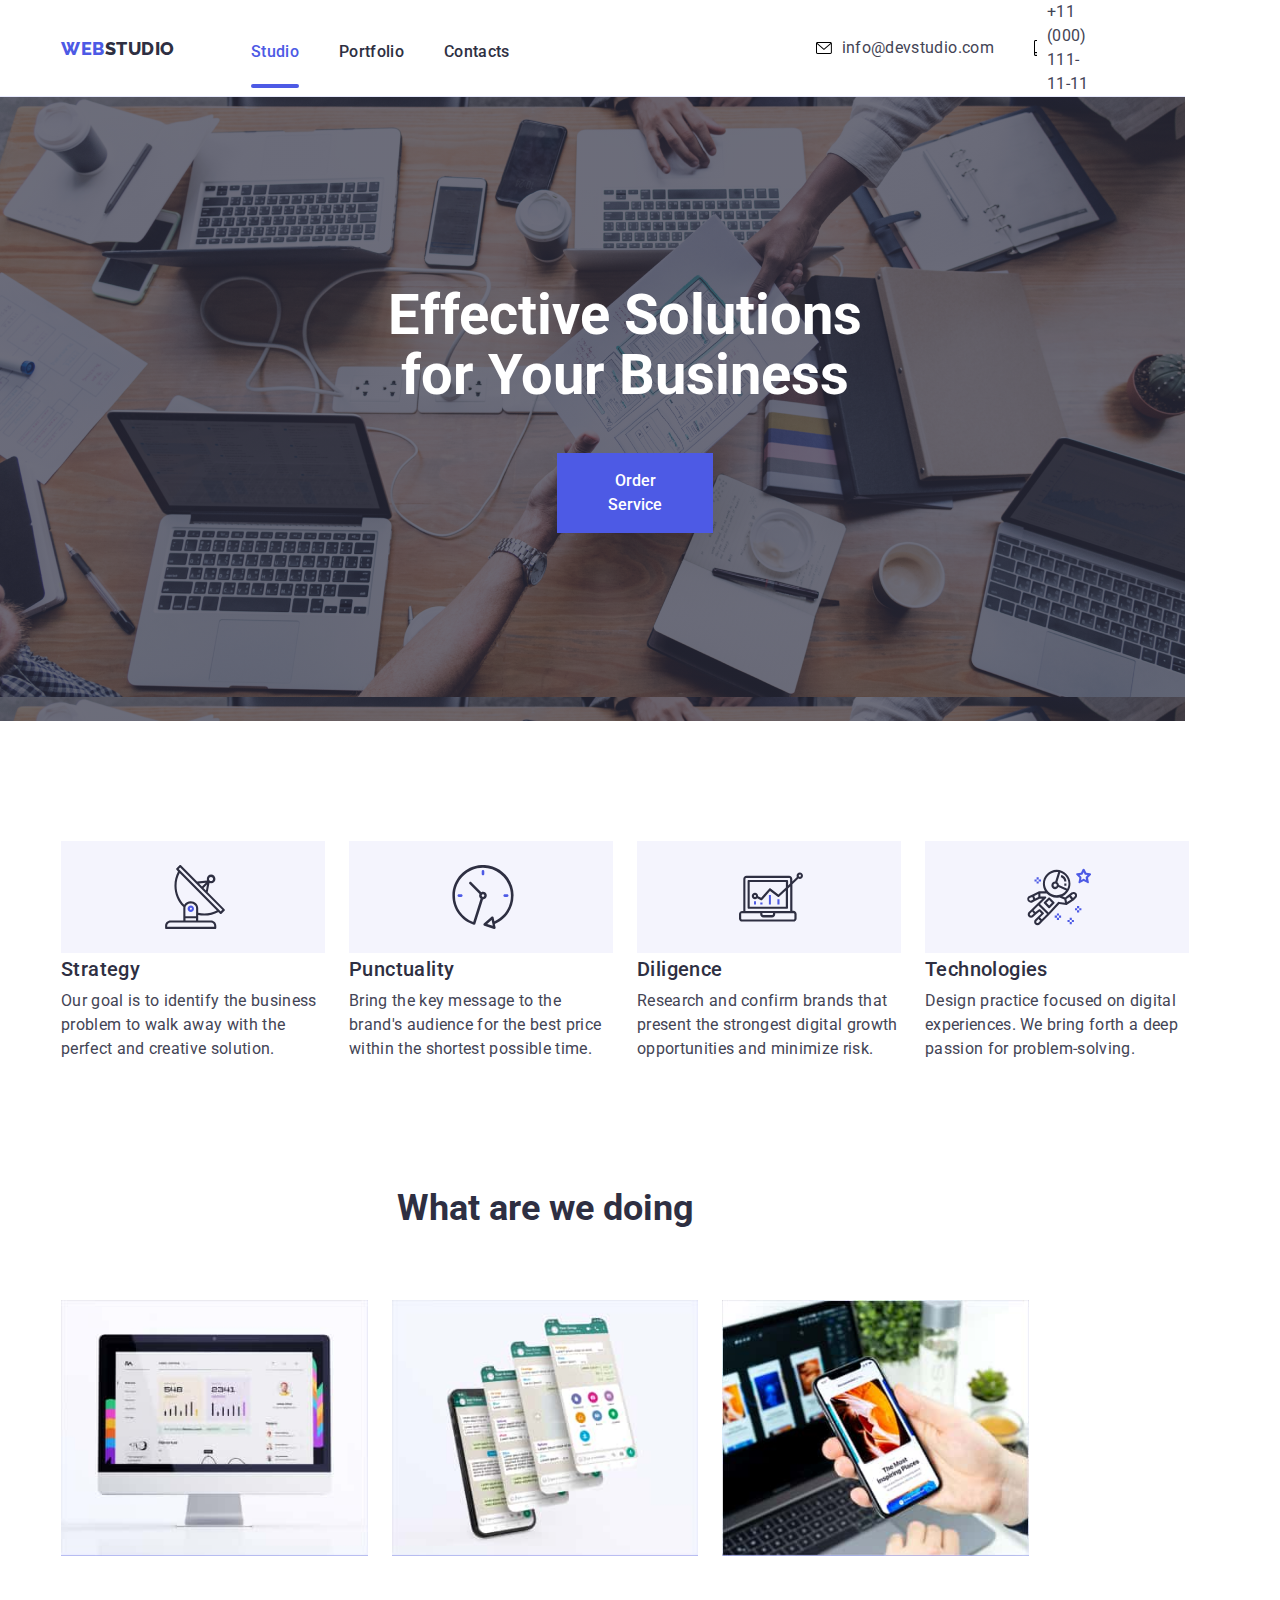
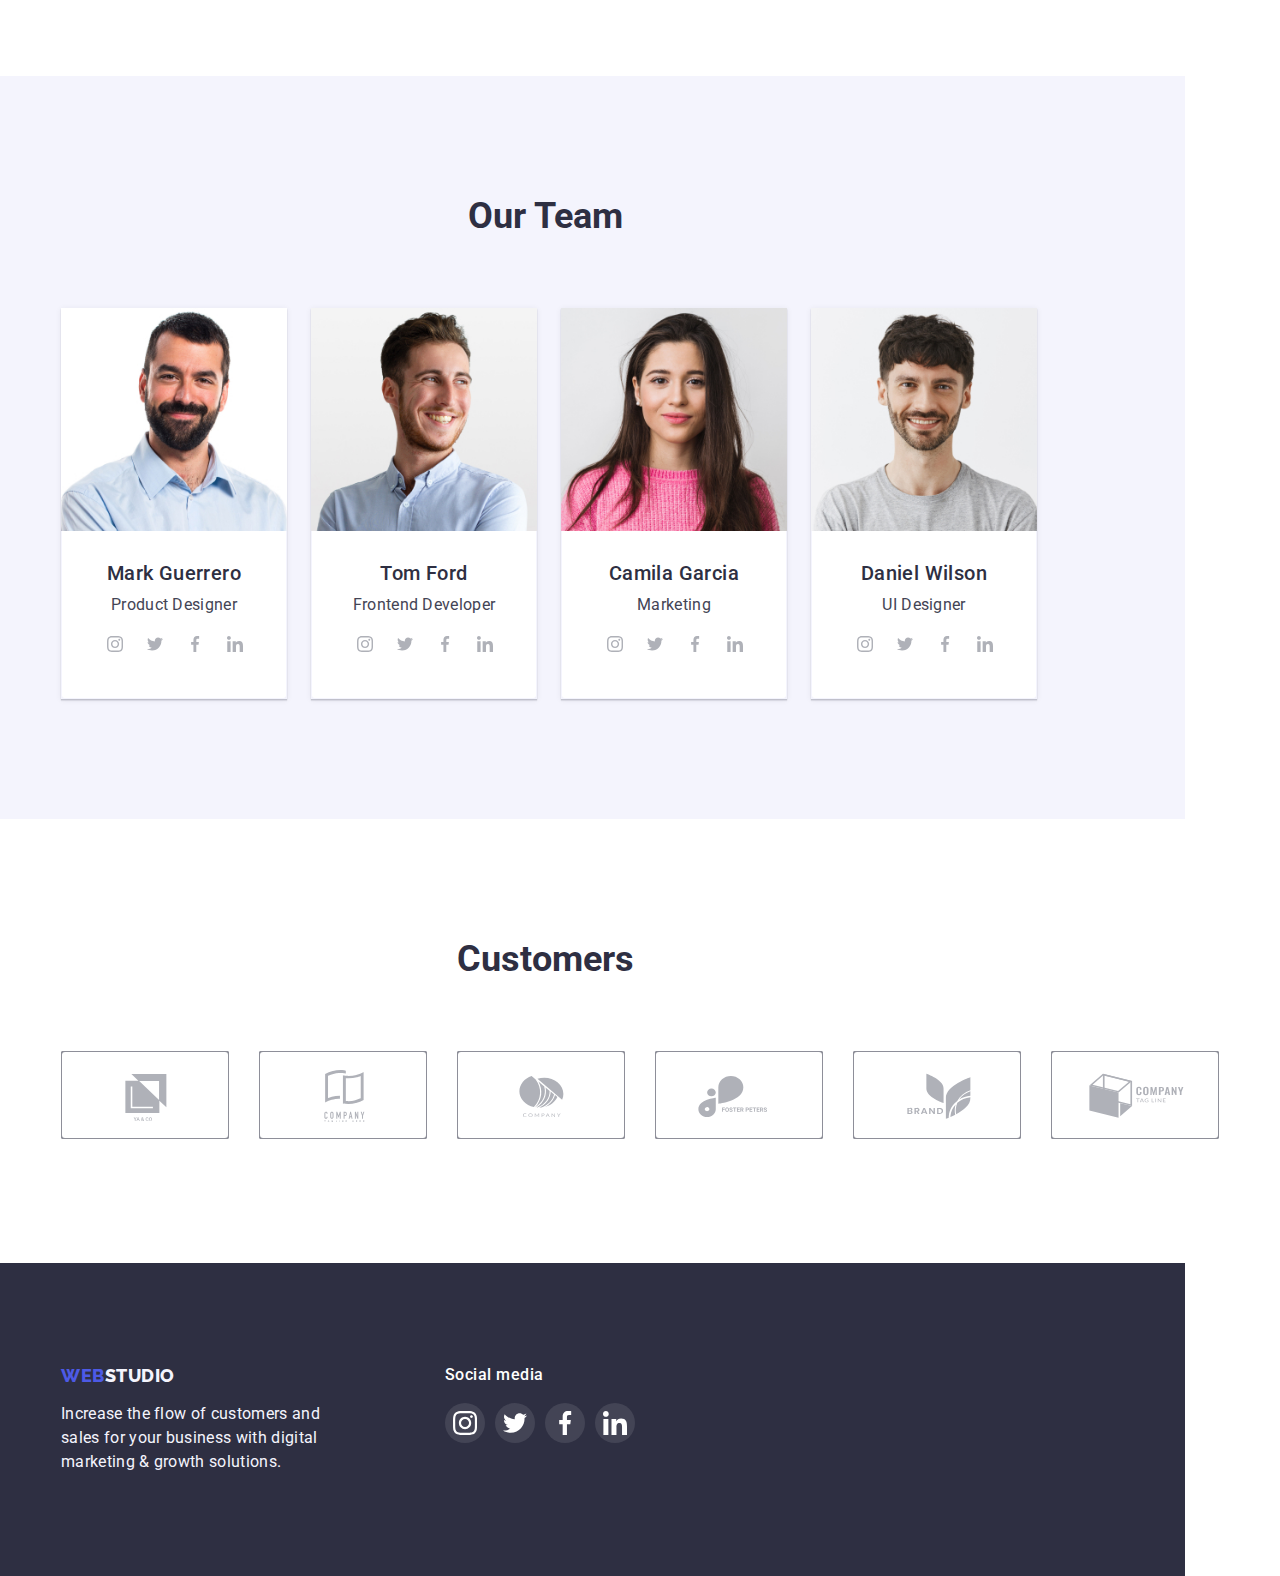
<file: index.html>
<!DOCTYPE html>
<html lang="en">
	<head>
		<meta charset="utf-8">
		<meta name="viewport" content="width=device-width, initial-scale=1.0">
		<title>WebStudio</title>
		<link rel="preconnect" href="https://fonts.gstatic.com">
		<link rel="preconnect" href="https://fonts.googleapis.com">
		<link rel="preconnect" href="https://fonts.gstatic.com" crossorigin>
		<link href="https://fonts.googleapis.com/css2?family=Raleway:wght@700&family=Roboto:wght@400;500;700;900&display=swap" rel="stylesheet">
		<link rel="stylesheet" href="https://cdnjs.cloudflare.com/ajax/libs/modern-normalize/1.0.0/modern-normalize.min.css">
		<link rel="stylesheet" href="./CSS/styling.css"/>
	</head>
	<body class="body-webstudio">
		<header class="navigation-address container">
			<a class="logo" href="https://www.figma.com/file/B1m2uk25m1eAgroESAuM2g/Web-Studio-(Version-3.0)?type=design&node-id=296711-361&mode=design&t=uifqZGDZy3SK6BkO-0"><span class="logo-web">WEB</span><span class="logo-studio-header">STUDIO</span></a>
			<nav class="navigatoion-menu"> <!-- navigatoion-menu -->
				<ul class="navigation-pages">
					<li><a href="index.html" class="nav-link current">Studio</a></li>
					<li><a href="portfolio.html" class="nav-link" id="curret">Portfolio</a></li>
					<li><a href="https://www.google.com/" class="nav-link">Contacts</a></li>
				</ul>
			</nav>
			<ul class="header-address"> <!-- header address -->
				<li class="email">
					<svg width="16" height="12">
						<use href="./images/icons.svg#icon-envelope" width="16" height="12"></use>
					</svg>
					<p>info@devstudio.com</p>
				</li>
				<li class="phone">
					<svg width="10" height="16">
						<use href="./images/icons.svg#icon-smartphone" width="10" height="16"></use>
					</svg>
					<p>+11 (000) 111-11-11</p>
				</li>

			</ul>
		</header>
		<main class="main-webstudio">
			<section class="heading container">
				<h1 class="first-header">Effective Solutions for Your Business</h1>
				<button class="order-service-button" data-modal-open>Order Service</button>
			</section>
			<section class="advantages container">
				<ul class="cards-description">
					<li class="description">
						<div class="card-description-studio">
							<svg width="264" height="112">
								<rect width="264" height="112"  fill="#F4F4FD"/>
								<use href="./images/icons.svg#icon-antenna" width="64" height="64" x="102" y="24"></use>
							</svg>
							<h3>Strategy</h3>
							<h4>Our goal is to identify the business problem to walk away with the perfect and creative solution.</h4>
						</div>
					</li>
					<li class="description">
						<div class="card-description-studio">
							<svg width="264" height="112">
								<rect width="264" height="112" fill="#F4F4FD"/>
								<use href="./images/icons.svg#icon-clock" width="64" height="64" x="102" y="24"></use>
							</svg>
							<h3>Punctuality</h3>
							<h4>Bring the key message to the brand's audience for the best price within the shortest possible time.</h4>
						</div>
					</li>
					<li class="description">
						<div class="card-description-studio">
							<svg width="264" height="112">
								<rect width="264" height="112" fill="#F4F4FD"/>
								<use href="./images/icons.svg#icon-comp" width="64" height="64" x="102" y="24"></use>
							</svg>
							<h3>Diligence</h3>
							<h4>Research and confirm brands that present the strongest digital growth opportunities and minimize risk.</h4>
						</div>
					</li>
					<li class="description">
						<div class="card-description-studio">
							<svg width="264" height="112">
								<rect width="264" height="112" fill="#F4F4FD"/>
								<use href="./images/icons.svg#icon-astronaut" width="64" height="64" x="102" y="24"></use>
							</svg>
							<h3>Technologies</h3>
							<h4>Design practice focused on digital experiences. We bring forth a deep passion for problem-solving.</h4>
						</div>
					</li>
				</ul>
            </section>
			<section class="business-info container section">
				<h2>What are we doing</h2>
				<ul  class="cards-description">
					<li class="card-description-studio">
						<img src="./images/1one-desktop.jpg" alt="one-desktop" width="360" class="description"/>
						<div class="overlay">
							<p>DESKTOP APPS</p>
						</div>
					</li>
					<li class="card-description-studio">
						<img src="./images/2phone-and-apps.jpg" alt="phone-and-apps" width="360" class="description"/>
						<div class="overlay">
							<p>MOBILE APPS</p>
						</div>
					</li>
					<li class="card-description-studio">
						<img src="./images/3laptop-and-phone.jpg" alt="laptop-and-phone" width="360" class="description"/>
						<div class="overlay">
							<p>DESIGN SOLUTIONS</p>
						</div>
					</li>
				</ul>
			</section>
			<section class="team container section">
				<h2>Our Team</h2>
				<ul class="cards-description">
					<li class="description">
						<img src="./images/4mark-guerrero.jpg" alt="mark-guerrero" width="264"/>
						<div class="card-description-studio">
							<h3>Mark Guerrero</h3>
							<h4>Product Designer</h4>
							<ul class="icons-body">
								<li>
									<svg class="icon" height="40" width="40">
										<circle r="20" cx="20" cy="20" fill="white"/>
										<use href="./images/icons.svg#icon-instagram" width="16" height="16" x="13" y="12"></use>
									</svg>
								</li>
								<li>
									<svg class="icon" height="40" width="40">
										<circle r="20" cx="20" cy="20" fill="white"/>
										<use href="./images/icons.svg#icon-twitter" width="16" height="16" x="13" y="12"></use>
									</svg>
								</li>
								<li>
									<svg class="icon" height="40" width="40">
										<circle r="20" cx="20" cy="20" fill="white"/>
										<use href="./images/icons.svg#icon-facebook" width="16" height="16" x="13" y="12"></use>
									</svg>
								</li>
								<li>
									<svg class="icon" height="40" width="40">
										<circle r="20" cx="20" cy="20" fill="white"/>
										<use href="./images/icons.svg#icon-linkedin" width="16" height="16" x="13" y="12"></use>
									</svg>
								</li>
							</ul>
						</div>
					</li>
					<li class="description">
						<img src="./images/5tom-ford.jpg" alt="tom-ford" width="264"/>
						<div class="card-description-studio">
							<h3>Tom Ford</h3>
							<h4>Frontend Developer</h4>
							<ul class="icons-body">
								<li>
									<svg class="icon" height="40" width="40">
										<circle r="20" cx="20" cy="20" fill="white"/>
										<use href="./images/icons.svg#icon-instagram" width="16" height="16" x="13" y="12"></use>
									</svg>
								</li>
								<li>
									<svg class="icon" height="40" width="40">
										<circle r="20" cx="20" cy="20" fill="white"/>
										<use href="./images/icons.svg#icon-twitter" width="16" height="16" x="13" y="12"></use>
									</svg>
								</li>
								<li>
									<svg class="icon" height="40" width="40">
										<circle r="20" cx="20" cy="20" fill="white"/>
										<use href="./images/icons.svg#icon-facebook" width="16" height="16" x="13" y="12"></use>
									</svg>
								</li>
								<li>
									<svg class="icon" height="40" width="40">
										<circle r="20" cx="20" cy="20" fill="white"/>
										<use href="./images/icons.svg#icon-linkedin" width="16" height="16" x="13" y="12"></use>
									</svg>
								</li>
							</ul>
						</div>
					</li>
					<li class="description">
						<img src="./images/6camila-garcia.jpg" alt="camila-garcia" width="264"/>
						<div class="card-description-studio">
							<h3>Camila Garcia</h3>
							<h4>Marketing</h4>
							<ul class="icons-body">
								<li>
									<svg class="icon" height="40" width="40">
										<circle r="20" cx="20" cy="20" fill="white"/>
										<use href="./images/icons.svg#icon-instagram" width="16" height="16" x="13" y="12"></use>
									</svg>
								</li>
								<li>
									<svg class="icon" height="40" width="40">
										<circle r="20" cx="20" cy="20" fill="white"/>
										<use href="./images/icons.svg#icon-twitter" width="16" height="16" x="13" y="12"></use>
									</svg>
								</li>
								<li>
									<svg class="icon" height="40" width="40">
										<circle r="20" cx="20" cy="20" fill="white"/>
										<use href="./images/icons.svg#icon-facebook" width="16" height="16" x="13" y="12"></use>
									</svg>
								</li>
								<li>
									<svg class="icon" height="40" width="40">
										<circle r="20" cx="20" cy="20" fill="white"/>
										<use href="./images/icons.svg#icon-linkedin" width="16" height="16" x="13" y="12"></use>
									</svg>
								</li>
							</ul>
						</div>
					</li>
					<li class="description">
						<img src="./images/7daniel-wilson.jpg" alt="aniel-wilson" width="264"/>
						<div class="card-description-studio">
							<h3>Daniel Wilson</h3>
							<h4>UI Designer</h4>
							<ul class="icons-body">
								<li>
									<svg class="icon" height="40" width="40">
										<circle r="20" cx="20" cy="20" fill="white"/>
										<use href="./images/icons.svg#icon-instagram" width="16" height="16" x="13" y="12"></use>
									</svg>
								</li>
								<li>
									<svg class="icon" height="40" width="40">
										<circle r="20" cx="20" cy="20" fill="white"/>
										<use href="./images/icons.svg#icon-twitter" width="16" height="16" x="13" y="12"></use>
									</svg>
								</li>
								<li>
									<svg class="icon" height="40" width="40">
										<circle r="20" cx="20" cy="20" fill="white"/>
										<use href="./images/icons.svg#icon-facebook" width="16" height="16" x="13" y="12"></use>
									</svg>
								</li>
								<li>
									<svg class="icon" height="40" width="40">
										<circle r="20" cx="20" cy="20" fill="white"/>
										<use href="./images/icons.svg#icon-linkedin" width="16" height="16" x="13" y="12"></use>
									</svg>
								</li>
							</ul>
						</div>
					</li>
				</ul>
			</section>
			<section class="clients container section">
				<h2>Customers</h2>
				<ul class="icons-body">
					<li>
						<svg class="logo-customers" width="168px" height="88px">
							<rect width="168px" height="88px" fill="white" stroke-width="2px" stroke="#8E8F99" rx="4"/>
							<use href="images/icons.svg#icon-Logo1" width="104" height="56" x="32" y="16"></use>
						</svg>
					</li>
					<li>
						<svg class="logo-customers" width="168px" height="88px">
							<rect width="168px" height="88px" fill="white" stroke-width="2px" stroke="#8E8F99" rx="4"/>
							<use href="images/icons.svg#icon-Logo2" width="104" height="56" x="32" y="16"></use>
						</svg>
					</li>
					<li>
						<svg class="logo-customers" width="168px" height="88px">
							<rect width="168px" height="88px" fill="white" stroke-width="2px" stroke="#8E8F99" rx="4"/>
							<use href="images/icons.svg#icon-Logo3" width="104" height="56" x="32" y="16"></use>
						</svg>
					</li>
					<li>
						<svg class="logo-customers" width="168px" height="88px">
							<rect width="168px" height="88px" fill="white" stroke-width="2px" stroke="#8E8F99" rx="4"/>
							<use href="images/icons.svg#icon-Logo4" width="104" height="56" x="32" y="16"></use>
						</svg>
					</li>
					<li>
						<svg class="logo-customers" width="168px" height="88px">
							<rect width="168px" height="88px" fill="white" stroke-width="2px" stroke="#8E8F99" rx="4"/>
							<use href="images/icons.svg#icon-Logo5" width="104" height="56" x="32" y="16"></use>
						</svg>
					</li>
					<li>
						<svg class="logo-customers" width="168px" height="88px">
							<rect width="168px" height="88px" fill="white" stroke-width="2px" stroke="#8E8F99" rx="4"/>
							<use href="images/icons.svg#icon-Logo6" width="104" height="56" x="32" y="16"></use>
						</svg>
					</li>
				</ul>
			</section>
		</main>
		<footer class="footer container">
			<aside class="logo-descriprion">
				<a class="logo" href="https://www.figma.com/file/B1m2uk25m1eAgroESAuM2g/Web-Studio-(Version-3.0)?type=design&node-id=296711-361&mode=design&t=uifqZGDZy3SK6BkO-0"><span class="logo-web">WEB</span><span class="logo-studio-footer">STUDIO</span></a>
				<p class="footer-description">Increase the flow of customers and sales for your business with digital marketing & growth solutions.</p>
			</aside>
			<aside class="social">
				<h5>Social media</h5>
				<ul class="list-icons">
					<li>
						<svg class="icons-footer" width="40" height="40">
							<circle r="20" cx="20" cy="20" fill="rgba(255, 255, 255, 0.1)"/>
							<use href="./images/icons.svg#icon-instagram" width="24" height="24" x="8" y="8" fill="white"></use>
						</svg>
					</li>
					<li>
						<svg class="icons-footer" width="40" height="40">
							<circle r="20" cx="20" cy="20" fill="rgba(255, 255, 255, 0.1)"/>
							<use href="./images/icons.svg#icon-twitter" width="24" height="24" x="8" y="8" fill="white"></use>
						</svg>
					</li>
					<li>
						<svg class="icons-footer" width="40" height="40">
							<circle r="20" cx="20" cy="20" fill="rgba(255, 255, 255, 0.1)"/>
							<use href="./images/icons.svg#icon-facebook" width="24" height="24" x="8" y="8" fill="white"></use>
						</svg>
					</li>
					<li>
						<svg class="icons-footer" width="40" height="40">
							<circle r="20" cx="20" cy="20" fill="rgba(255, 255, 255, 0.1)"/>
							<use href="./images/icons.svg#icon-linkedin" width="24" height="24" x="8" y="8" fill="white"></use>
						</svg>
					</li>
				</ul>
			</aside>
		</footer>

	<!-- Modal -->
		<div class="modal is-hidden" data-modal>
			<div class="modal-content"  formtarget="_blank">
				<button class="close-button" data-modal-close>&times;</button>
			</div>
		</div>
		<script src="./JS/modal.js"></script>
	<!-- Modal -->
	</body>
</html>
</file>
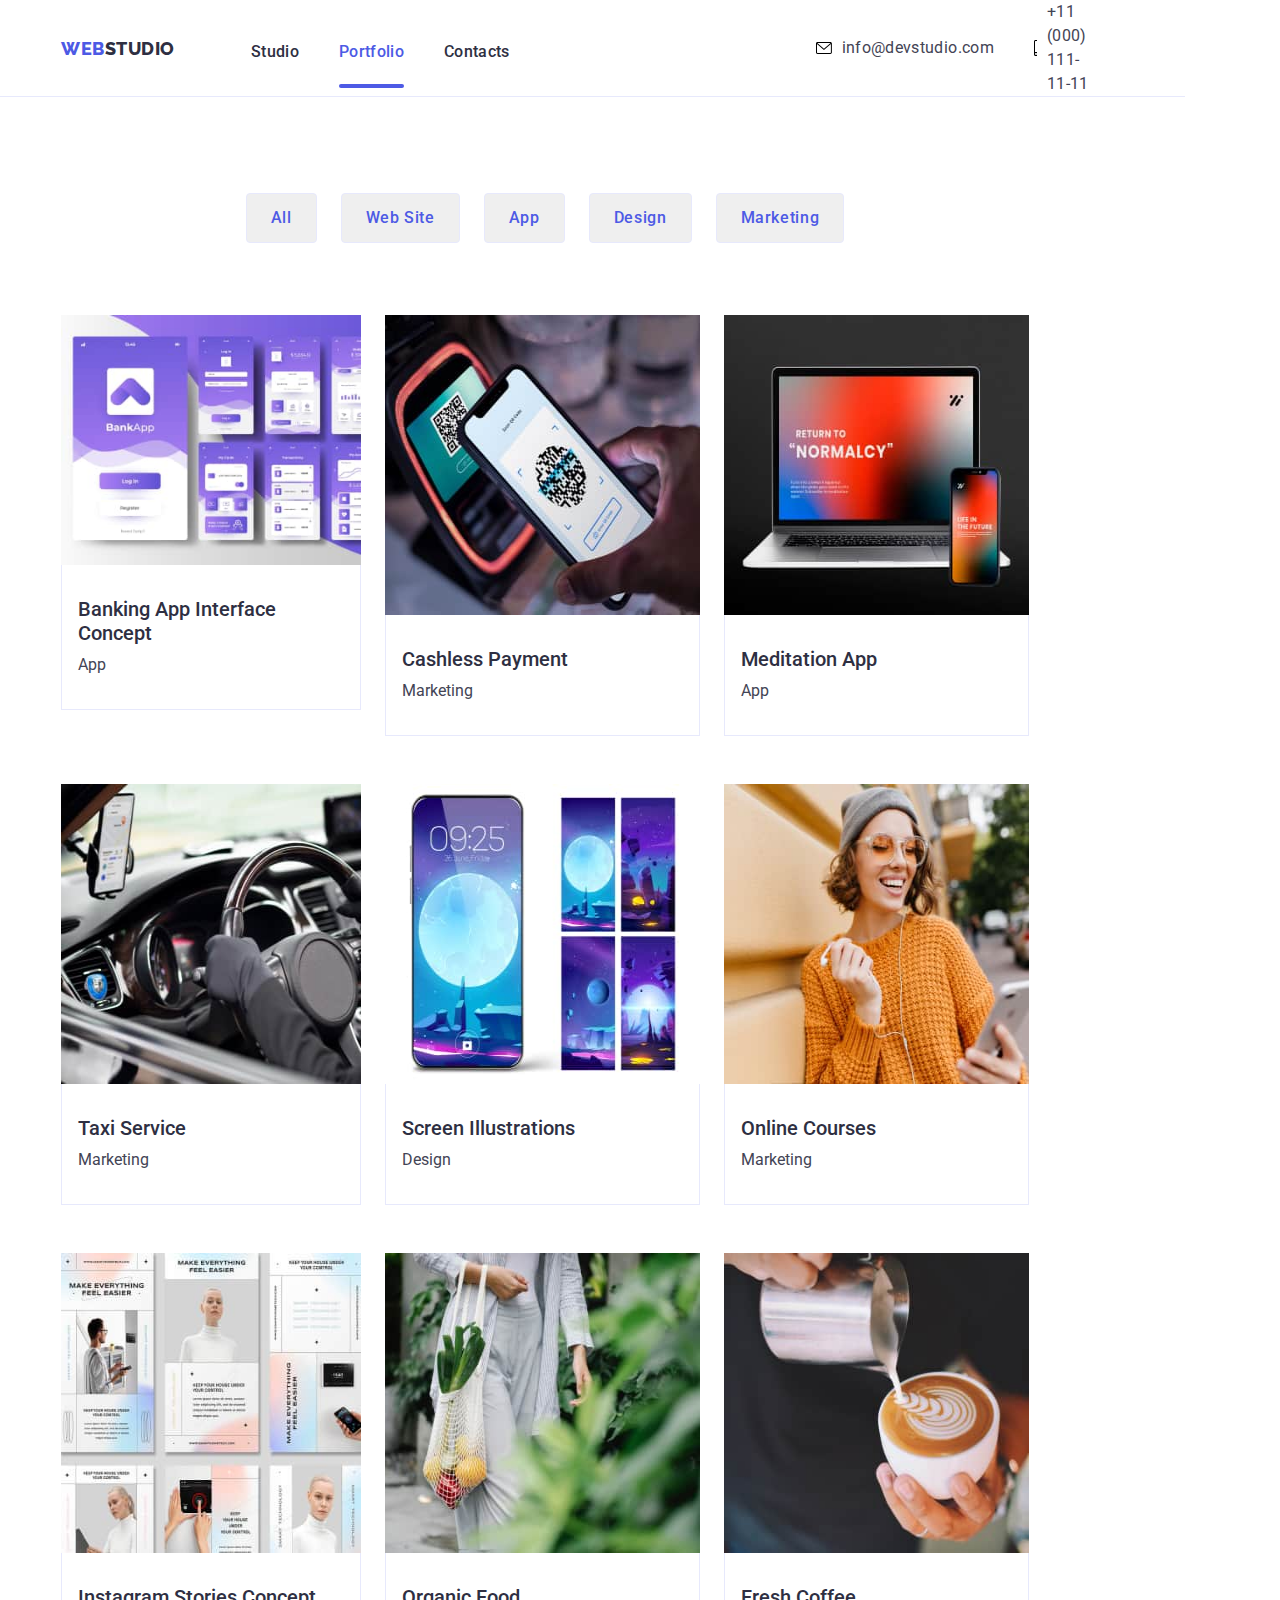
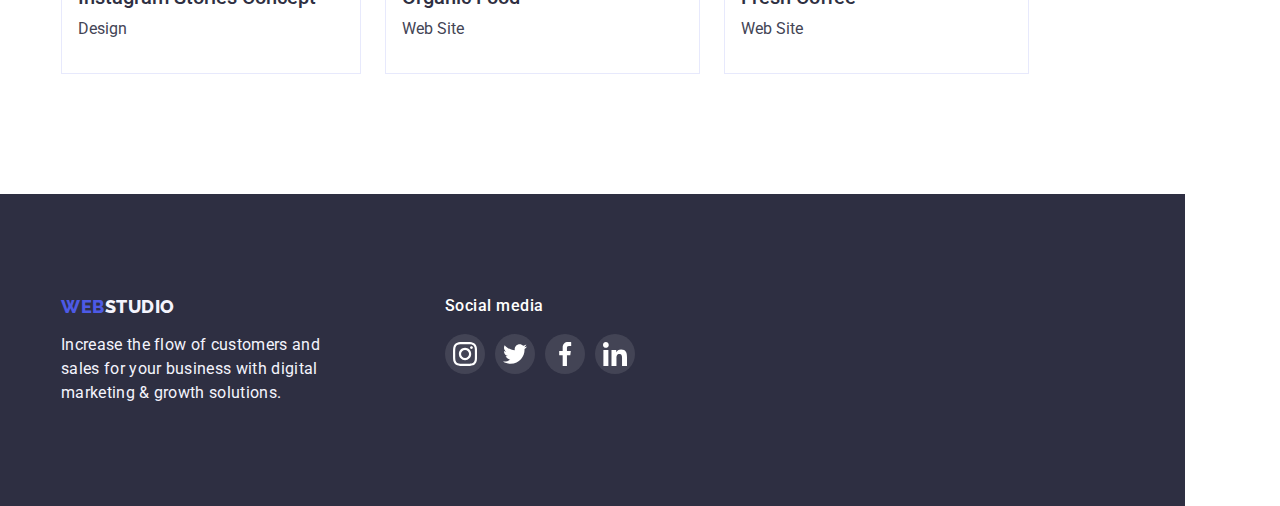
<file: portfolio.html>
<!DOCTYPE html>
<html lang="en">
<head>
    <meta charset="UTF-8">
    <meta name="viewport" content="width=device-width, initial-scale=1.0">
    <title>Portofolio</title>
    <link rel="preconnect" href="https://fonts.gstatic.com">
    <link rel="preconnect" href="https://fonts.googleapis.com">
    <link rel="preconnect" href="https://fonts.gstatic.com" crossorigin>
    <link href="https://fonts.googleapis.com/css2?family=Raleway:wght@700&family=Roboto:wght@400;500;700;900&display=swap" rel="stylesheet">
    <link rel="stylesheet" href="https://cdnjs.cloudflare.com/ajax/libs/modern-normalize/1.0.0/modern-normalize.min.css">
    <link rel="stylesheet" href="./CSS/styling.css"/>
</head>
<body>
    <header class="navigation-address container">
        <a class="logo" href="https://www.figma.com/file/B1m2uk25m1eAgroESAuM2g/Web-Studio-(Version-3.0)?type=design&node-id=296711-361&mode=design&t=uifqZGDZy3SK6BkO-0"><span class="logo-web">WEB</span><span class="logo-studio-header">STUDIO</span></a>
        <nav class="navigatoion-menu"> <!-- navigatoion-menu -->
            <ul class="navigation-pages">
                <li><a href="index.html" class="nav-link">Studio</a></li>
                <li><a href="portfolio.html" class="nav-link current">Portfolio</a></li>
                <li><a href="https://www.google.com/" class="nav-link">Contacts</a></li>
            </ul>
        </nav>
        <ul class="header-address"> <!-- header address -->
            <li class="email">
                <svg width="16" height="12">
                    <use href="./images/icons.svg#icon-envelope" width="16" height="12"></use>
                </svg>
                <p>info@devstudio.com</p>
            </li>
            <li class="phone">
                <svg width="10" height="16">
                    <use href="./images/icons.svg#icon-smartphone" width="10" height="16"></use>
                </svg>
                <p>+11 (000) 111-11-11</p>
            </li>

        </ul>
    </header>

    <main  class="main-portofolio">
        <ul class="page-buttons container"> <!-- header-address -->
            <li class="buttons-line"><button>All</button></li>
            <li class="buttons-line"><button>Web Site</button></li>
            <li class="buttons-line"><button>App</button></li>
            <li class="buttons-line"><button>Design</button></li>
            <li class="buttons-line"><button>Marketing</button></li>
        </ul>
         <div class="cards-portofolio">
            <ul class="cards-description container">
                <li class="description">
                    <aside class="portofolio-overlay">
                        <img class="cards-no-gap" src="./images/2.1application-interface.jpg" alt="application-interface" width="360"/>
                        <div class="overlay">
                            <p>14 Stylish and User-Friendly App Design Concepts · Task Manager App · Calorie Tracker App · Exotic Fruit Ecommerce App · Cloud Storage App</p>
                        </div>
                    </aside>
                    <div class="card-description-portofolio">
                        <h3>Banking App Interface Concept</h3>
                        <h4>App</h4>
                    </div>
                </li>
                <li class="description">
                    <aside>
                        <img src="./images/2.2scanning-application.jpg" alt="scanning-application" width="360" height="300"/>
                        <div class="overlay">
                            <p>To be added...</p>
                        </div>
                    </aside>
                    <div class="card-description-portofolio">
                        <h3>Cashless Payment</h3>
                        <h4>Marketing</h4>
                    </div>
                </li>
                <li class="description">
                    <aside>
                        <img src="./images/2.3application-laptop-phone.jpg" alt="application-laptop-phone" width="360" height="300"/>
                        <div class="overlay">
                            <p>To be added...</p>
                        </div>
                    </aside>
                    <div class="card-description-portofolio">
                        <h3>Meditation App</h3>
                        <h4>App</h4>
                    </div>
                </li>
                <li class="description">
                    <aside>
                        <img src="./images/2.4driver-application.jpg" alt="driver-application" width="360" height="300"/>
                        <div class="overlay">
                            <p>To be added...</p>
                        </div>
                    </aside>
                    <div class="card-description-portofolio">
                        <h3>Taxi Service</h3>
                        <h4>Marketing</h4>
                    </div>
                </li>
                <li class="description">
                    <aside>
                        <img src="./images/2.5screen-illustration.jpg" alt="screen-illustration" width="360" height="300"/>
                        <div class="overlay">
                            <p>To be added...</p>
                        </div>
                    </aside>
                    <div class="card-description-portofolio">
                        <h3>Screen Illustrations</h3>
                        <h4>Design</h4>
                    </div>
                </li>
                <li class="description">
                    <aside>
                        <img src="./images/2.6girl-enjoying-application.jpg" alt="girl-enjoying-application" width="360" height="300"/>
                        <div class="overlay">
                            <p>To be added...</p>
                        </div>
                    </aside>
                    <div class="card-description-portofolio">
                        <h3>Online Courses</h3>
                        <h4>Marketing</h4>
                    </div>
                </li>
                <li class="description">
                    <aside>
                        <img src="./images/2.7using-application.jpg" alt="using-application" width="360" height="300"/>
                        <div class="overlay">
                            <p>To be added...</p>
                        </div>
                    </aside>
                    <div class="card-description-portofolio">
                        <h3>Instagram Stories Concept</h3>
                        <h4>Design</h4>
                    </div>
                </li>
                <li class="description">
                    <aside>
                        <img src="./images/2.8grocery-bag.jpg" alt="grocery-bag" width="360" height="300"/>
                        <div class="overlay">
                            <p>To be added...</p>
                        </div>
                    </aside>
                    <div class="card-description-portofolio">
                        <h3>Organic Food</h3>
                        <h4>Web Site</h4>
                    </div>
                </li>
                <li class="description">
                    <aside>
                        <img src="./images/2.9styling-coffee.jpg" alt="styling-coffee" width="360" height="300"/>
                        <div class="overlay">
                            <p>To be added...</p>
                        </div>
                    </aside>
                    <div class="card-description-portofolio">
                        <h3>Fresh Coffee</h3>
                        <h4>Web Site</h4>
                    </div>
                </li>
            </ul>
         </div>      
    </main>

    <footer class="footer container">
        <aside class="logo-descriprion">
            <a class="logo" href="https://www.figma.com/file/B1m2uk25m1eAgroESAuM2g/Web-Studio-(Version-3.0)?type=design&node-id=296711-361&mode=design&t=uifqZGDZy3SK6BkO-0"><span class="logo-web">WEB</span><span class="logo-studio-footer">STUDIO</span></a>
            <p class="footer-description">Increase the flow of customers and sales for your business with digital marketing & growth solutions.</p>
        </aside>
        <aside class="social">
            <h5>Social media</h5>
            <ul class="list-icons">
                <li>
                    <svg class="icons-footer" width="40" height="40">
                        <circle r="20" cx="20" cy="20" fill="rgba(255, 255, 255, 0.1)"/>
                        <use href="./images/icons.svg#icon-instagram" width="24" height="24" x="8" y="8" fill="white"></use>
                    </svg>
                </li>
                <li>
                    <svg class="icons-footer" width="40" height="40">
                        <circle r="20" cx="20" cy="20" fill="rgba(255, 255, 255, 0.1)"/>
                        <use href="./images/icons.svg#icon-twitter" width="24" height="24" x="8" y="8" fill="white"></use>
                    </svg>
                </li>
                <li>
                    <svg class="icons-footer" width="40" height="40">
                        <circle r="20" cx="20" cy="20" fill="rgba(255, 255, 255, 0.1)"/>
                        <use href="./images/icons.svg#icon-facebook" width="24" height="24" x="8" y="8" fill="white"></use>
                    </svg>
                </li>
                <li>
                    <svg class="icons-footer" width="40" height="40">
                        <circle r="20" cx="20" cy="20" fill="rgba(255, 255, 255, 0.1)"/>
                        <use href="./images/icons.svg#icon-linkedin" width="24" height="24" x="8" y="8" fill="white"></use>
                    </svg>
                </li>
            </ul>
        </aside>
    </footer>
</body>
</html>
</file>
<file: CSS/styling.css>
body {font-family: 'Roboto', sans-serif;
        color:var(--main-color);
        margin-left:calc((100vw - 1470px)/2);
        max-width: 1500px;
        width: 100vw;}

ul  {list-style-type: none;
     padding: 0px;}
h1, h2, h3, h4, h5, p {margin: 0px;}


:root {--main-color: #2E2F42;
       --heighlight-bgcolor: #404BBF;
       --heighlight-color: white;
       --ro700-s16-lh17: normal normal 700 16px/17px Roboto, sans-serif;
       --ro400-s16-lh24: normal normal 400 16px/24px Roboto, sans-serif;
       --ro500-s20-lh24: normal normal 500 20px/24px Roboto, sans-serif;
       --ro500-s16-lh24: normal normal 500 16px/24px Roboto, sans-serif;
       --logo-ra700-s18-lh21: normal normal 800 18px/21px 'Raleway', sans-serif;
       --color-iris:rgb(77, 90, 229);
       --first-heading: normal normal 700 56px/60px Roboto, sans-serif;
       --second-heading: normal normal 700 36px/40px Roboto, sans-serif;}

.container {box-sizing: content-box;
           max-width: 1158px;
           padding: 0px 156px}

/*HEADER*/

/*HEADER 1.HEADER decoration*/


/*HEADER 2.LOGO decoration*/
.logo {font: var(--logo-ra700-s18-lh21);
        text-decoration: none;
        margin: 0px;
        padding-top: 1.5px;
        padding-bottom: 1.5px;}

.logo-web {color:var(--color-iris);
          letter-spacing: 0.03em;}

.logo-studio-header  {color: var(--main-color);
                        letter-spacing: 0.03em;}


/*NAV decoration*/
.navigation-menu {margin: 0px;}

.navigation-address {display: flex;
                     flex-direction: row;
                     align-items: center;}
.navigatoion-menu {padding-left: 76px;
                   max-width: 335px;}
.navigation-pages {display: flex;
                  flex-direction: row;
                  column-gap: 40px;
                  margin-top: 32px;
                  margin-bottom: 0px;
                  letter-spacing: 0.0212em;
                  }


.nav-link {text-decoration: none;
           font: var(--ro500-s16-lh24);}
        

.nav-link {color: var(--main-color);}

.nav-link:focus,
.nav-link:hover,
.nav-link:active {border-bottom: 1px;
                  border-style: solid;
                  float: none;}
                   /*temporari border*/

.current {color: var(--color-iris);}
.current:after {
        content: "";
        float: left;
        background: var(--color-iris);
        width: 100%;
        height: 4px;
        border-radius: 4px;
        margin-top: 20px;}

.section {padding-bottom: 120px;
          padding-top: 120px;}
.advantages {padding-top: 120px;}


/*HEADER 3.ADDRESS decoration*/
.header-address  {display: flex;
        flex-direction: row;
        align-items: center;
        column-gap: 40px;
        padding-left: 306px;
        letter-spacing: 0.0215em;
        margin: 0px;
        font: var(--ro400-s16-lh24);
        color:#434455;}
.header-address li{display: flex;
        flex-direction: row;
        align-items: center;
        gap: 10px;
        margin-top: 0;
        margin-bottom: 0;
        transition-property:color,fill;
        transition-duration: 250ms;
        transition-timing-function: cubic-bezier(0.4, 0, 0.2, 1);
        transition-delay: 0;}

.header-address li:focus,
.header-address li:hover {color: var(--heighlight-bgcolor); /*transition*/
                          fill:var(--heighlight-bgcolor)}


.heading {box-sizing: border-box;
         background-color: rgba(46, 47, 66, 0.7);
         max-width: 1470px;
         padding: 188px 472px;
         background-image:
    linear-gradient(to bottom, rgba(46, 47, 66, 0.7), rgba(46, 47, 66, 0.7)), url("../images/people-office.png");}
 
.first-header  {font: var(--first-heading);
                color: white;
                padding: 0px;
                text-align: center;
                margin-top:0px;
                margin-bottom:0px;
                width: 496px;}

.order-service-button {box-sizing: border-box;
                        font:var(--ro500-s16-lh24);
                        background-color: var(--color-iris);
                        color: white;
                        cursor: pointer;
                        margin-top:48px;
                        margin-left: 180px;
                        padding: 16px 32px 16px 32px;
                        border-width: 0px;
                        transition-property: color, background-color, box-shadow;
                        transition-duration: 250ms;
                        transition-timing-function: cubic-bezier(0.4, 0, 0.2, 1);}

.order-service-button:hover {color:var(--color-iris); /*transition*/
                             background-color:white;
                             border-width: 0px;
                             box-shadow: inset 0 0 4px 5px cornflowerblue;}

.navigation-address {border-bottom: 1px solid #E7E9FC;}

/*MENU BUTTONS*/
.page-buttons {cursor: pointer;
                     display: flex;
                     flex-direction: row;
                     justify-content: center;
                     column-gap: 24px;
                     padding-top: 96px;
                     padding-bottom: 72px;
                     margin-top: 0px;
                     margin-bottom: 0px;}


/*MENU*/
.cards-description {display: flex;
                    flex-direction: row;
                    justify-content: space-between;
                    margin: 0px;
                    column-gap: 24px;}



.cards-description img {display: block;
                        max-width: 100%;}


.main-portofolio .cards-description div {padding: 32px 16px;}

.buttons-line button {font: var(--ro500-s16-lh24);
                        letter-spacing: 0.04em;
                        color:var(--color-iris);
                        border: 1px solid #E7E9FC;
                        border-radius: 4px;
                        cursor: pointer;
                        text-align: center;
                        padding: 12px 24px;
                        transition-property: color, background-color, box-shadow;
                        transition-duration: 250ms;
                        transition-timing-function: cubic-bezier(0.4, 0, 0.2, 1);}

.buttons-line button:focus,
.buttons-line button:hover {background-color: var(--heighlight-bgcolor); /*transition*/
                     color: var(--heighlight-color);
                     box-shadow: inset 0 0 20px 5px rgba(10, 51, 77, 0.671); }

/*ALL-BUTTON description*/

.card-description-studio,
.card-description-portofolio {background-color:white;}

.card-description-portofolio {border-width:0px 1px 1px;
                              border-color: #E7E9FC;
                              border-style: solid;}
                              
.cards-portofolio .cards-description {display: grid;
                                     grid-template-columns: auto auto auto;
                                     row-gap: 48px;
                                     padding-bottom: 120px;}

.cards-portofolio .cards-description li>aside {position: relative;
                                         overflow: hidden;}
.cards-portofolio .cards-description li>aside .overlay {position: absolute;
                                                  top: 0px;
                                                  left:0;
                                                  width: 100%;
                                                  height: 100%;
                                                  background-color: rgb(77, 90, 229, 0.9);
                                                  transform: translatey(100%);
                                                  transition: transform 250ms cubic-bezier(0.4, 0, 0.2, 1);}
.cards-portofolio .cards-description li:hover .overlay {transform: translatey(0%);} /*transition*/

.cards-portofolio .cards-description li>aside .overlay p {display: inline-block;
                                                          display: flex;
                                                          flex-direction: row;
                                                          justify-content: center;
                                                          padding-left: 32px;
                                                          padding-top: 40px;
                                                          font: var(--ro400-s16-lh24);
                                                          color: white;
                                                          transition-property: box-shadow;
                                                          transition-duration: 250ms;
                                                          transition-timing-function: cubic-bezier(0.4, 0, 0.2, 1);}                                
.cards-portofolio .cards-description .description:hover {box-shadow:0px 2px 1px 0px #2E2F4214,/*transition*/
                                                                    0px 4px 1px 0px #2E2F4229, 
                                                                    0px 6px 6px 0px #2E2F4214;}

.business-info li {position: relative;
                   margin-bottom: 0px;
                   padding-bottom: 0px;
                   position: relative;
                   overflow: hidden;}

.business-info li .overlay {position: absolute;
                            top: 0;
                            left: 0;
                            width: 100%;
                            height: 100%;
                            background-color: rgb(77, 90, 229, 0.7);
                            transform: translatey(100%);
                            transition: transform 250ms cubic-bezier(0.4, 0, 0.2, 1);
                            overflow: hidden;}
.business-info li:hover .overlay {transform: translatey(75%);} /*transition*/

.business-info li .overlay p {display: inline-block;
                              display: flex;
                              flex-direction: row;
                              justify-content: center;
                              margin: 30px auto;
                              font: var(--ro700-s16-lh17);
                              color: white;}




.card-description-studio h3 {font: var(--ro500-s20-lh24);
                             color: var(--main-color);
                             margin-top: 0px;
                             margin-bottom: 0px;
                             letter-spacing: 0.02em;}

.card-description-studio h4 {font: var(--ro400-s16-lh24);
                             color: #434455;
                             margin-top: 8px;
                             margin-bottom: 7px;
                             letter-spacing: 0.02em;}

.team {background-color: #F4F4FD;}



.card-description-portofolio h3 {font: var(--ro500-s20-lh24);
                                color: var(--main-color);
                                margin-top: 0px;
                                margin-bottom: 0px;}

.card-description-portofolio h4 {font: var(--ro400-s16-lh24);
                                color: #434455;
                                margin-top: 8px;
                                margin-bottom: 0px;}

.team {background-color: #F4F4FD;}

.team .card-description-studio h4 {margin-top:8px;}

.team .card-description-studio {padding: 30px 16px;
        text-align: center;
        border-radius: 0px 0px 4px 4px;
        border-top: 0px;
        border-right-width: 1px; 
        border-bottom-width: 1px;
        border-left-width: 1px;
        border-style: solid;
        border-color: #F4F4FD;}
.team .cards-description >li {box-shadow:0px 2px 1px 0px #2E2F4214,
                   0px 1px 1px 0px #2E2F4229, 
                   0px 1px 6px 0px #2E2F4214;}
.team .card-description-studio .icons-body li {gap: 12px;}
.team .card-description-studio .icons-body {padding-left: 16px;
                                            padding-right: 16px;}

.business-info h2, .team h2, .clients h2 {text-align: center;
                                  font: var(--second-heading);
                                  margin-top: 0px;
                                  margin-bottom: 0px;
                                  padding-bottom: 72px;}


.list-icons {display: flex;
             flex-direction: row;
             padding: 0px;
             margin: 0px;
            justify-content: space-between;}

.icons-body {display: flex;
            flex-direction: row;
            padding: 0px;
            margin: 0px;
            justify-content: space-between;
            fill: #AFB1B8;}
.icon circle {transition-property: fill;
              transition-duration: 250ms;
              transition-timing-function: cubic-bezier(0.4, 0, 0.2, 1);}
.icon:focus,
.icon:hover circle {fill: var(--color-iris);} /*transition*/

.icon use {transition-property: fill;
        transition-duration: 250ms;
        transition-timing-function: cubic-bezier(0.4, 0, 0.2, 1);}
.icon:focus,
.icon:hover use {fill:white;} /*transition*/

.logo-customers {transition-property: fill;
                transition-duration: 250ms;
                transition-timing-function: cubic-bezier(0.4, 0, 0.2, 1);}
.logo-customers:focus,
.logo-customers:hover {fill:var(--color-iris);} /*transition*/

.logo-customers rect{transition-property:stroke;
                transition-duration: 250ms;
                transition-timing-function: cubic-bezier(0.4, 0, 0.2, 1);}
.logo-customers rect:focus,
.logo-customers rect:hover {stroke:var(--color-iris);} /*transition*/

.clients .icons-body {gap: 30px;}

/*FOOTER*/
.footer {display: flex;
        flex-direction: row;
        align-items: center;
        justify-content:baseline;
        background-color: var(--main-color);
        letter-spacing: 0.03em;
        gap: 120px;}

.logo-web {color:var(--color-iris);
           text-decoration: none;}
.logo-studio-footer  {color: #F4F4FD;
                      letter-spacing: 0.03em;}

.footer-description {font: var(--ro400-s16-lh24);
                     color: #F4F4FD;
                     letter-spacing: 0.02em;
                     margin-bottom: 0px;
                     margin-top: 16px;
                     width: 264px;}
.footer h5 {color: white;
            font: var(--ro500-s16-lh24);
            margin-bottom: 16px;}
.footer .social .list-icons {display: flex;
                             flex-direction: row;
                             gap: 10px;
                             margin-bottom: 0;}
.footer .logo-descriprion {padding-top: 100px;
        padding-bottom: 100px;}
.footer .social {padding-top: 100px;
                padding-bottom: 128px;}

.icons-footer circle {transition-property: color, background-color, box-shadow;
                      transition-duration: 250ms;
                      transition-timing-function: cubic-bezier(0.4, 0, 0.2, 1);}

.icons-footer:focus circle,               
.icons-footer:hover circle {fill: var(--color-iris);} /*transition*/

/* Modal */
.modal {position: fixed;
        background-color:rgba(46, 47, 66, 0.5);
        width: 1470px;
        margin-left:calc((100vw - 1470px)/2);
        height: 100%;
        top: 0;
        left: 0;
        animation: scaleModal 1s linear forwards;}

.modal-content {position: relative;
                display: flex;
                flex-direction: row;
                justify-content: flex-end;
                align-items: flex-start;
                background-color: white;
                width: 408px;
                height: 584px;
                top: 90px;
                left: calc(100% - 1470px + 531px);
                }


.is-hidden {visibility: hidden;}

@keyframes scaleModal {
                0% {scale: 0;}
                50% {scale: 0.5;}
                100% {scale: 1;}}


.close-button {background-color: white;
               color: black;
               border: 0px;}
</file>
